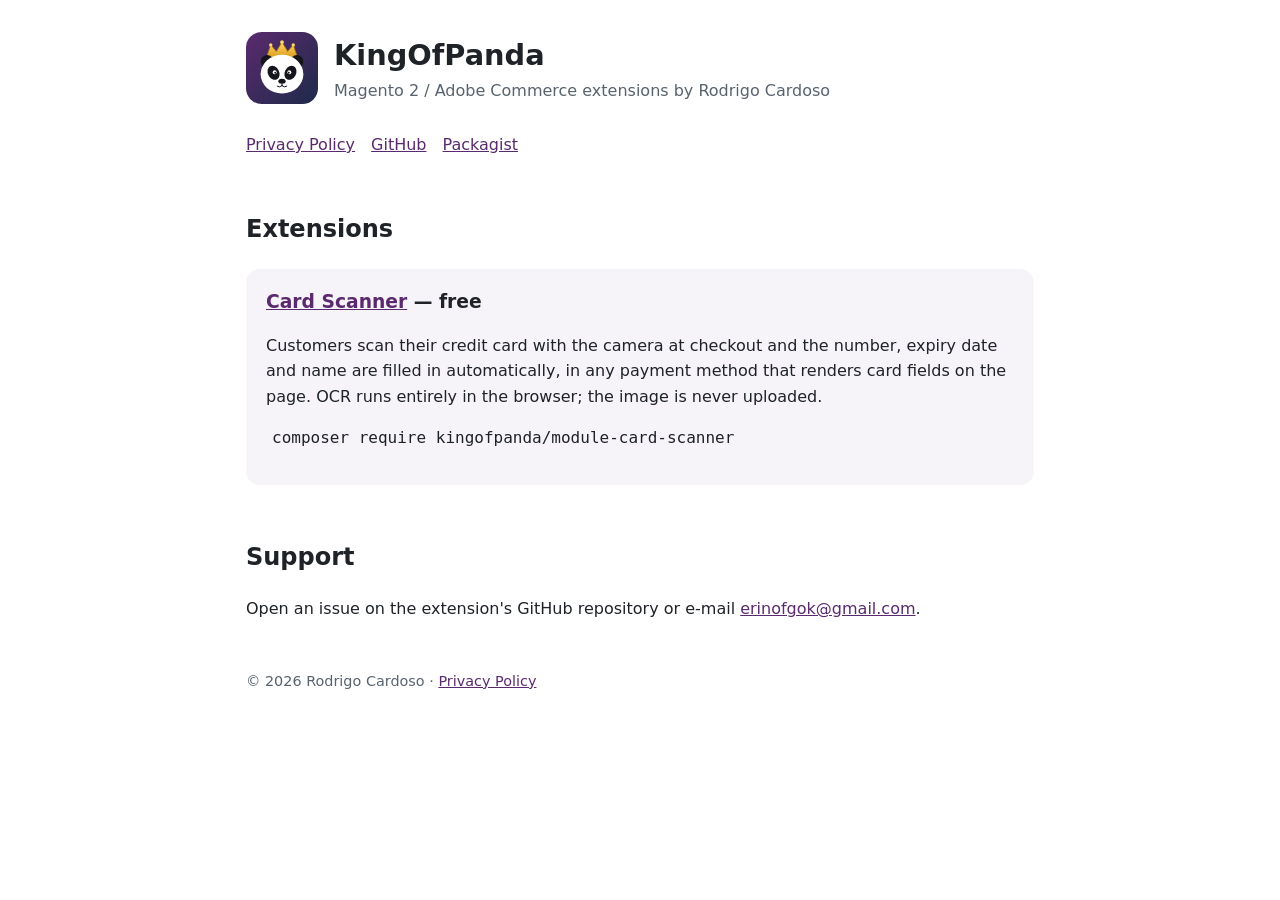
<file: index.html>
<!doctype html>
<html lang="en">
<head>
<meta charset="utf-8"><meta name="viewport" content="width=device-width,initial-scale=1">
<title>KingOfPanda — Magento 2 extensions</title>
<meta name="description" content="Free, open-source Magento 2 / Adobe Commerce extensions by Rodrigo Cardoso.">
<link rel="icon" href="logo-256.png"><link rel="stylesheet" href="style.css">
</head>
<body><main>
<header><img src="logo.svg" alt="KingOfPanda logo"><div><h1>KingOfPanda</h1><p>Magento 2 / Adobe Commerce extensions by Rodrigo Cardoso</p></div></header>
<nav><a href="privacy.html">Privacy Policy</a><a href="https://github.com/diazrma">GitHub</a><a href="https://packagist.org/packages/kingofpanda/">Packagist</a></nav>

<h2>Extensions</h2>
<div class="card">
  <h3><a href="https://github.com/diazrma/magento2-card-scanner">Card Scanner</a> — free</h3>
  <p>Customers scan their credit card with the camera at checkout and the number, expiry date and name are filled in automatically, in any payment method that renders card fields on the page. OCR runs entirely in the browser; the image is never uploaded.</p>
  <p><code>composer require kingofpanda/module-card-scanner</code></p>
</div>

<h2>Support</h2>
<p>Open an issue on the extension's GitHub repository or e-mail <a href="mailto:erinofgok@gmail.com">erinofgok@gmail.com</a>.</p>

<footer>© 2026 Rodrigo Cardoso · <a href="privacy.html">Privacy Policy</a></footer>
</main></body>
</html>
</file>
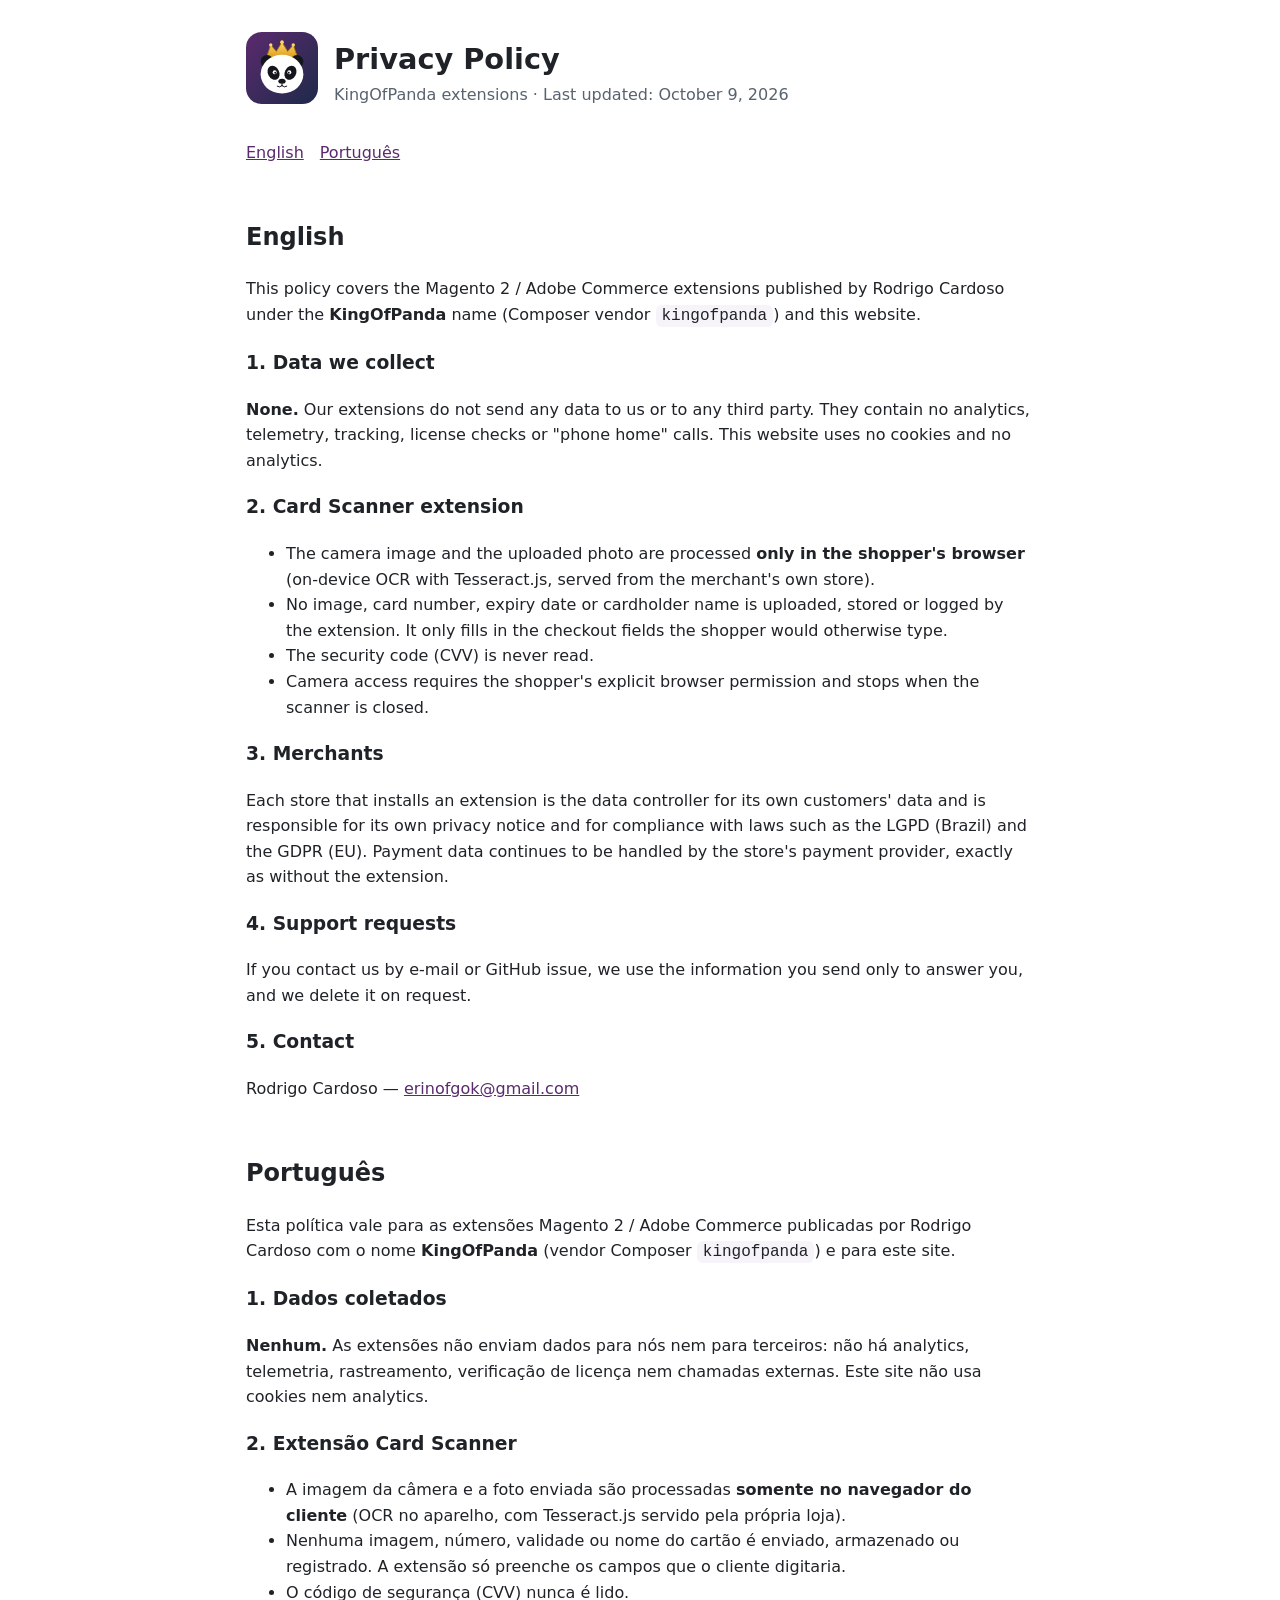
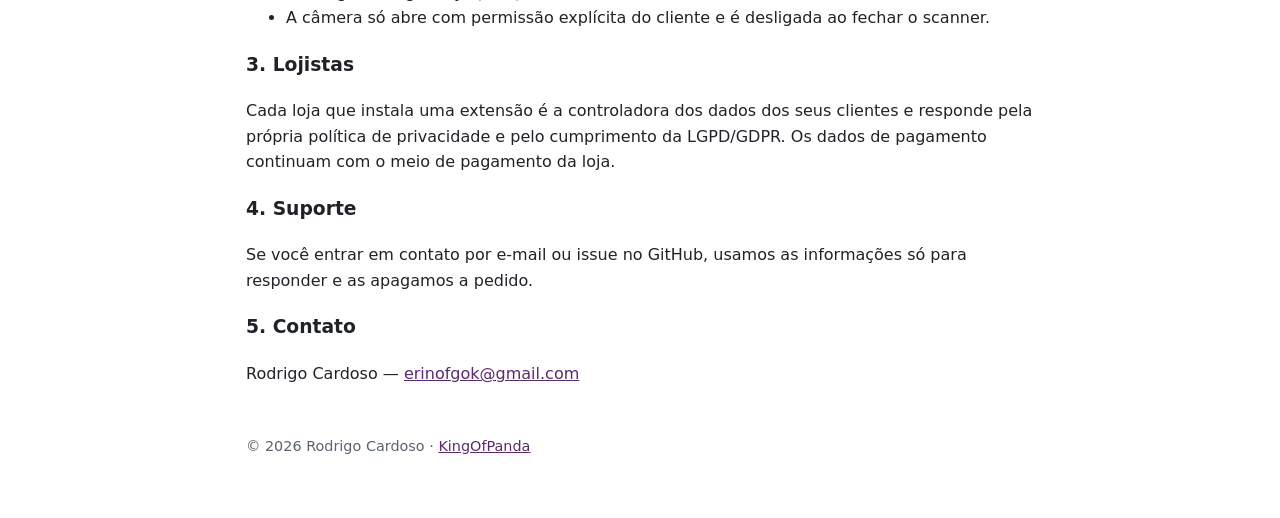
<file: privacy.html>
<!doctype html>
<html lang="en">
<head>
<meta charset="utf-8"><meta name="viewport" content="width=device-width,initial-scale=1">
<title>Privacy Policy — KingOfPanda</title>
<link rel="icon" href="logo-256.png"><link rel="stylesheet" href="style.css">
</head>
<body><main>
<header><a href="./"><img src="logo.svg" alt="KingOfPanda logo"></a><div><h1>Privacy Policy</h1><p>KingOfPanda extensions · Last updated: October 9, 2026</p></div></header>
<nav><a href="#en">English</a><a href="#pt">Português</a></nav>

<section id="en">
<h2>English</h2>
<p>This policy covers the Magento 2 / Adobe Commerce extensions published by Rodrigo Cardoso under the
<strong>KingOfPanda</strong> name (Composer vendor <code>kingofpanda</code>) and this website.</p>

<h3>1. Data we collect</h3>
<p><strong>None.</strong> Our extensions do not send any data to us or to any third party. They contain no
analytics, telemetry, tracking, license checks or "phone home" calls. This website uses no cookies and no analytics.</p>

<h3>2. Card Scanner extension</h3>
<ul>
  <li>The camera image and the uploaded photo are processed <strong>only in the shopper's browser</strong> (on-device OCR with Tesseract.js, served from the merchant's own store).</li>
  <li>No image, card number, expiry date or cardholder name is uploaded, stored or logged by the extension. It only fills in the checkout fields the shopper would otherwise type.</li>
  <li>The security code (CVV) is never read.</li>
  <li>Camera access requires the shopper's explicit browser permission and stops when the scanner is closed.</li>
</ul>

<h3>3. Merchants</h3>
<p>Each store that installs an extension is the data controller for its own customers' data and is responsible
for its own privacy notice and for compliance with laws such as the LGPD (Brazil) and the GDPR (EU).
Payment data continues to be handled by the store's payment provider, exactly as without the extension.</p>

<h3>4. Support requests</h3>
<p>If you contact us by e-mail or GitHub issue, we use the information you send only to answer you,
and we delete it on request.</p>

<h3>5. Contact</h3>
<p>Rodrigo Cardoso — <a href="mailto:erinofgok@gmail.com">erinofgok@gmail.com</a></p>
</section>

<section id="pt" lang="pt-BR">
<h2>Português</h2>
<p>Esta política vale para as extensões Magento 2 / Adobe Commerce publicadas por Rodrigo Cardoso com o nome
<strong>KingOfPanda</strong> (vendor Composer <code>kingofpanda</code>) e para este site.</p>
<h3>1. Dados coletados</h3>
<p><strong>Nenhum.</strong> As extensões não enviam dados para nós nem para terceiros: não há analytics, telemetria,
rastreamento, verificação de licença nem chamadas externas. Este site não usa cookies nem analytics.</p>
<h3>2. Extensão Card Scanner</h3>
<ul>
  <li>A imagem da câmera e a foto enviada são processadas <strong>somente no navegador do cliente</strong> (OCR no aparelho, com Tesseract.js servido pela própria loja).</li>
  <li>Nenhuma imagem, número, validade ou nome do cartão é enviado, armazenado ou registrado. A extensão só preenche os campos que o cliente digitaria.</li>
  <li>O código de segurança (CVV) nunca é lido.</li>
  <li>A câmera só abre com permissão explícita do cliente e é desligada ao fechar o scanner.</li>
</ul>
<h3>3. Lojistas</h3>
<p>Cada loja que instala uma extensão é a controladora dos dados dos seus clientes e responde pela própria política
de privacidade e pelo cumprimento da LGPD/GDPR. Os dados de pagamento continuam com o meio de pagamento da loja.</p>
<h3>4. Suporte</h3>
<p>Se você entrar em contato por e-mail ou issue no GitHub, usamos as informações só para responder e as apagamos a pedido.</p>
<h3>5. Contato</h3>
<p>Rodrigo Cardoso — <a href="mailto:erinofgok@gmail.com">erinofgok@gmail.com</a></p>
</section>

<footer>© 2026 Rodrigo Cardoso · <a href="./">KingOfPanda</a></footer>
</main></body>
</html>
</file>
<file: style.css>
:root{--bg:#ffffff;--fg:#1f2328;--muted:#59636e;--brand:#5b2a6e;--card:#f6f3f9}
@media (prefers-color-scheme:dark){:root{--bg:#0f1117;--fg:#e6e6e6;--muted:#a0a7b0;--brand:#c9a2e0;--card:#1a1d26}}
*{box-sizing:border-box}body{margin:0;background:var(--bg);color:var(--fg);font:16px/1.6 system-ui,-apple-system,"Segoe UI",Roboto,sans-serif}
main{max-width:820px;margin:0 auto;padding:32px 16px 64px}header{display:flex;align-items:center;gap:16px;margin-bottom:28px}
header img{width:72px;height:72px}header h1{margin:0;font-size:1.8rem}header p{margin:0;color:var(--muted)}
a{color:var(--brand)}h2{margin-top:2.2em}.card{background:var(--card);border-radius:14px;padding:18px 20px;margin:14px 0}
.card h3{margin:0 0 6px}code{background:var(--card);padding:2px 6px;border-radius:6px}footer{margin-top:48px;color:var(--muted);font-size:.9rem}
nav a{margin-right:16px}
</file>
